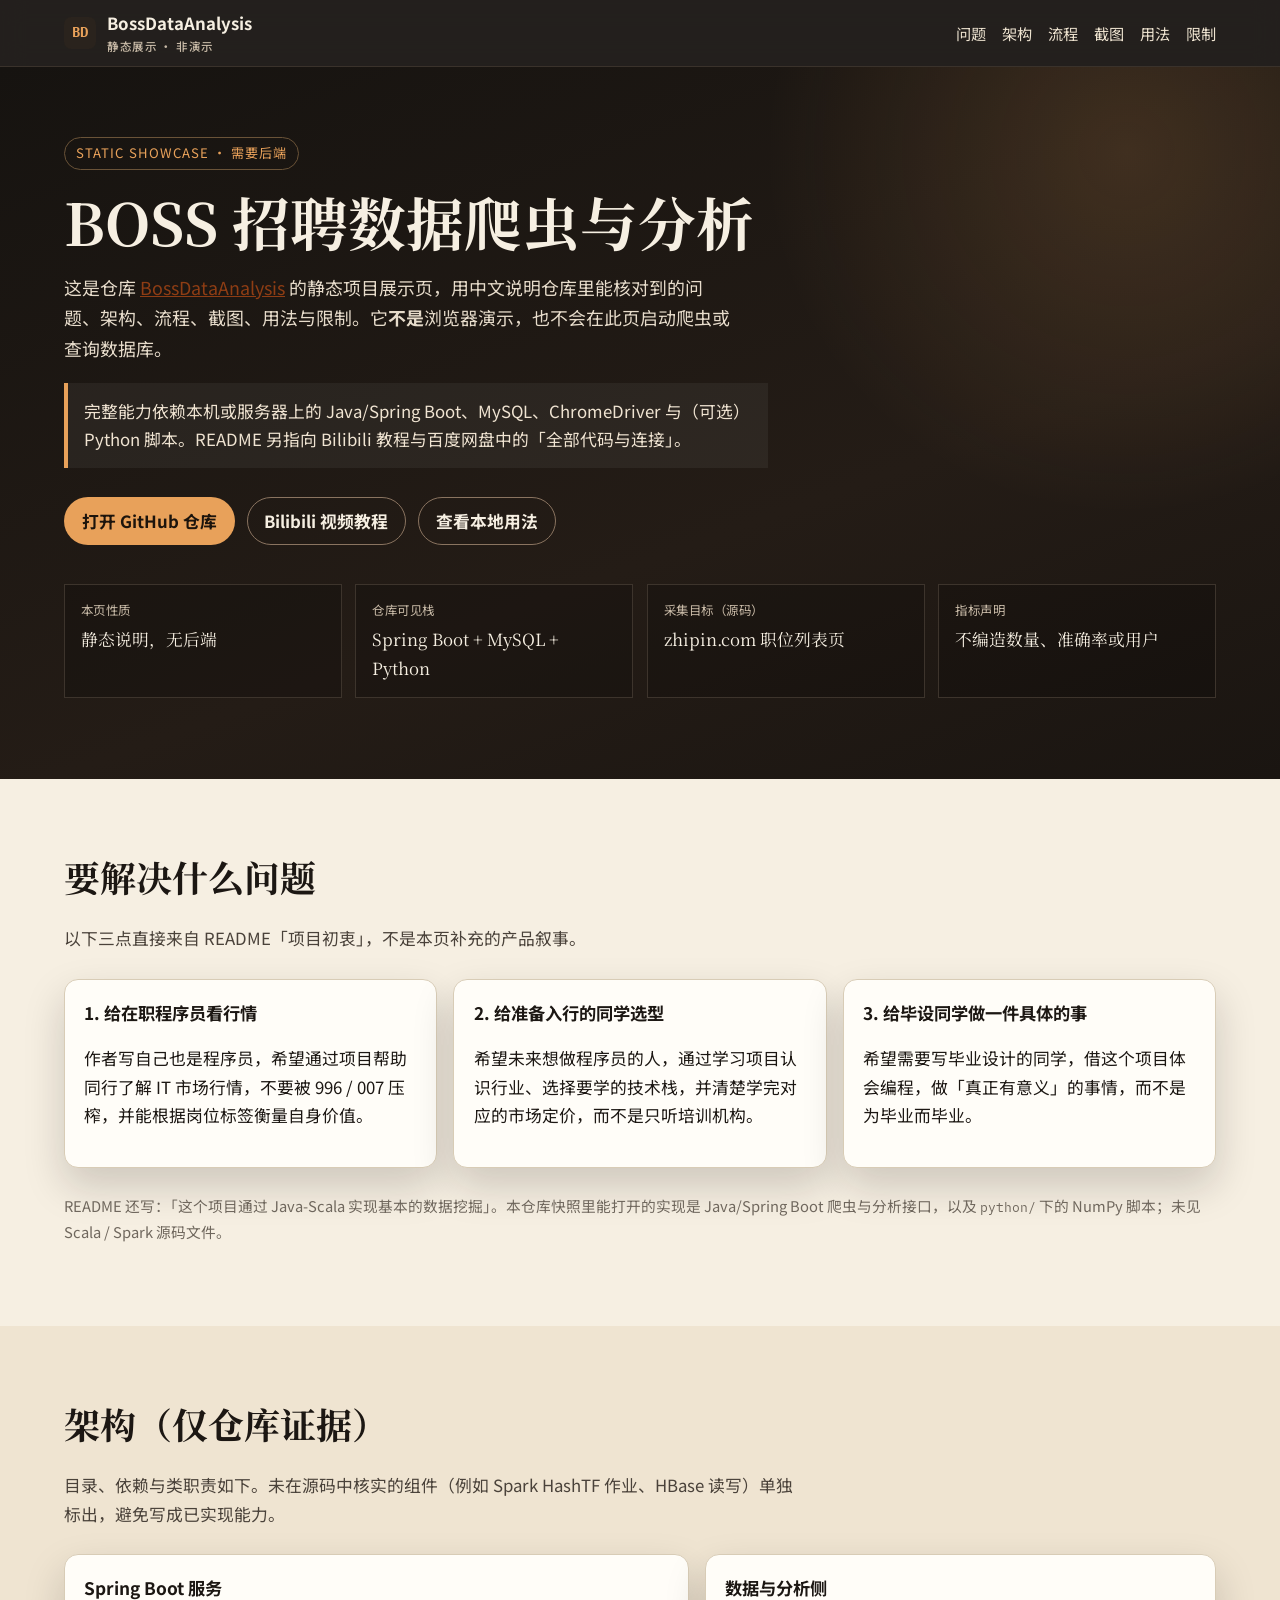
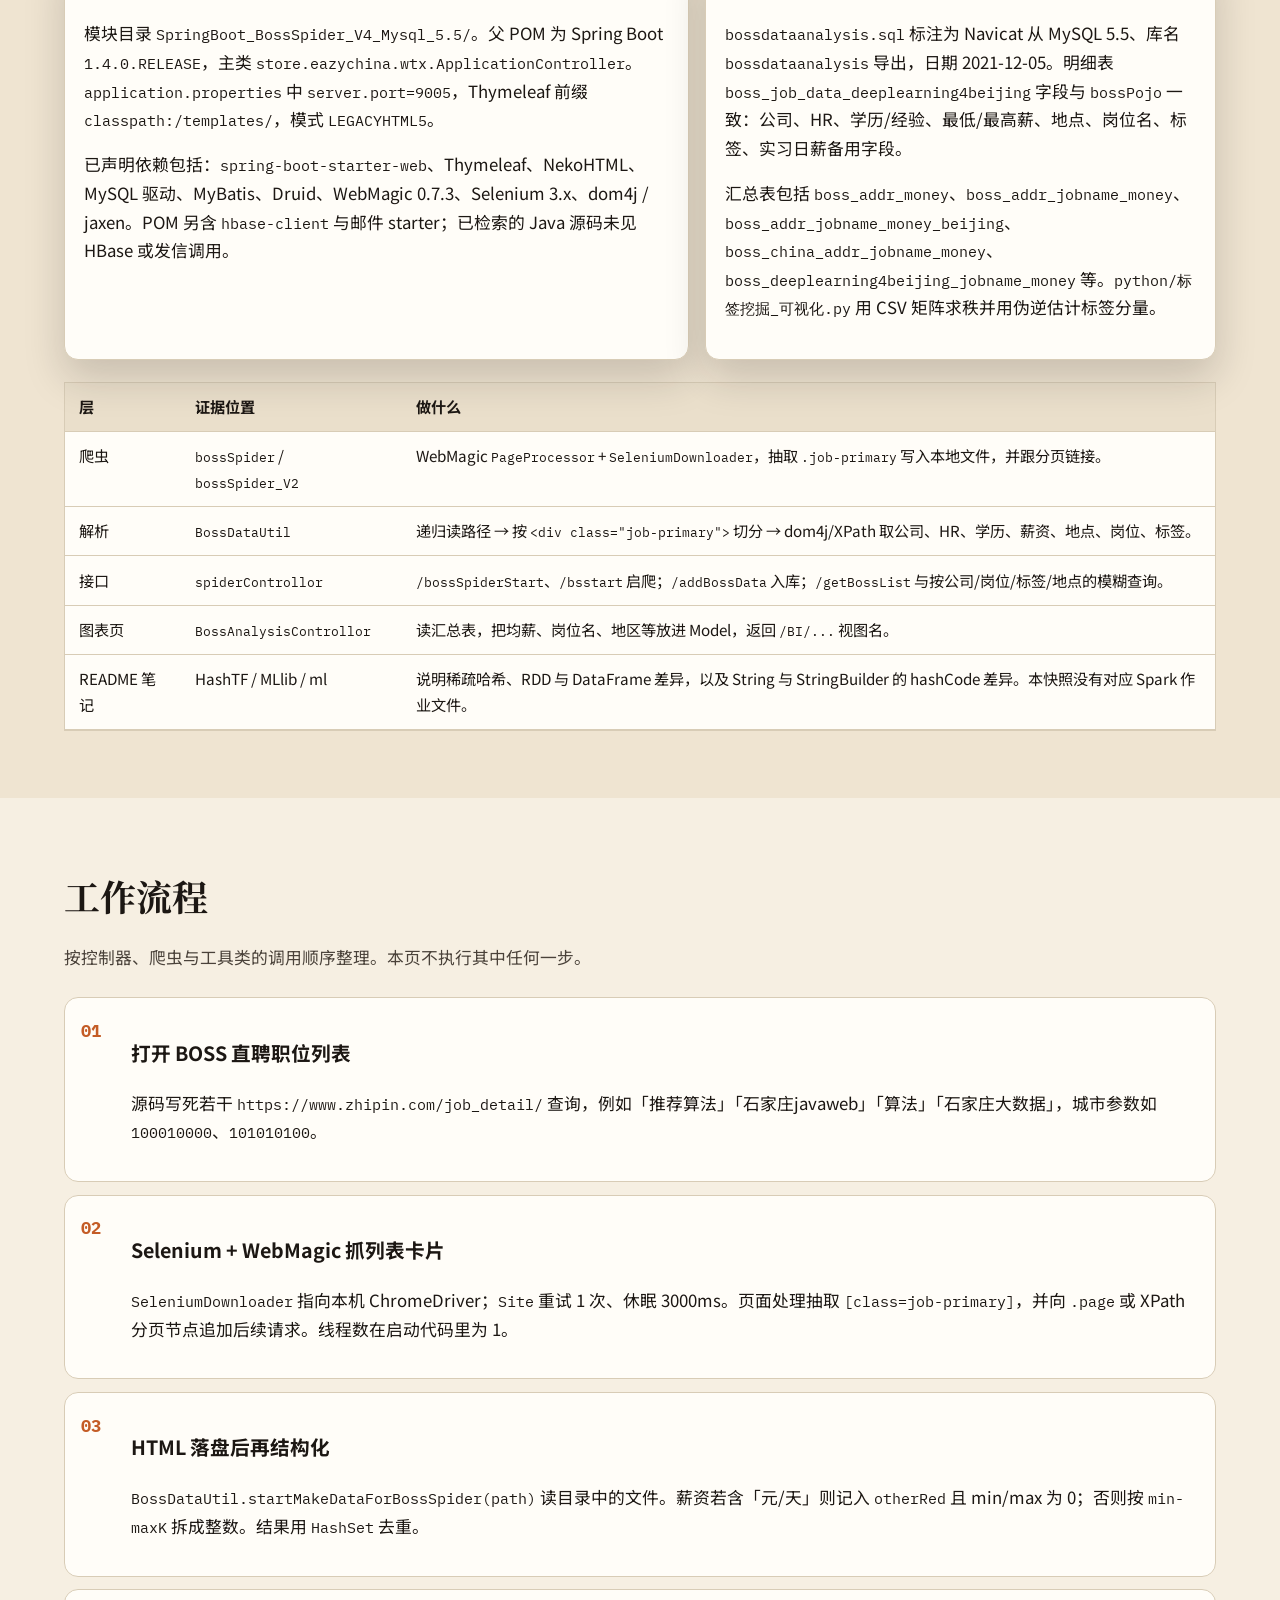
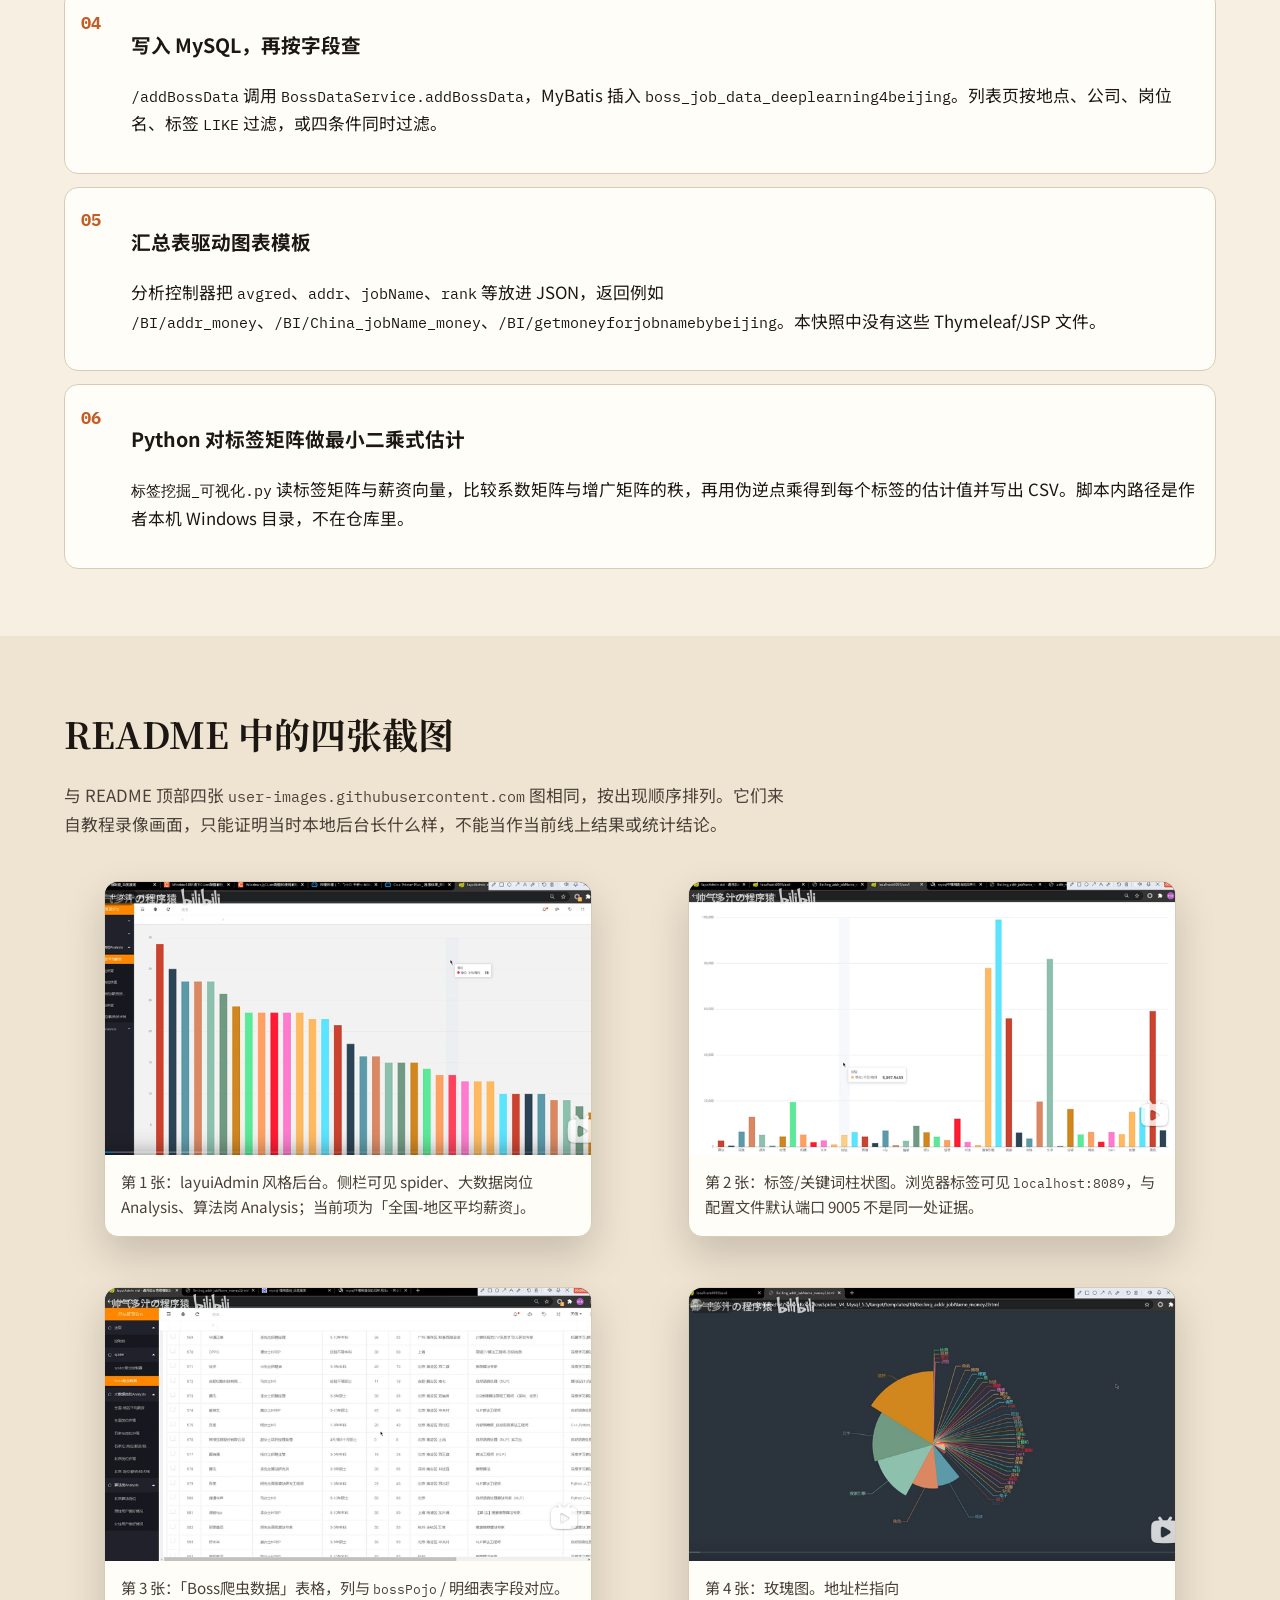
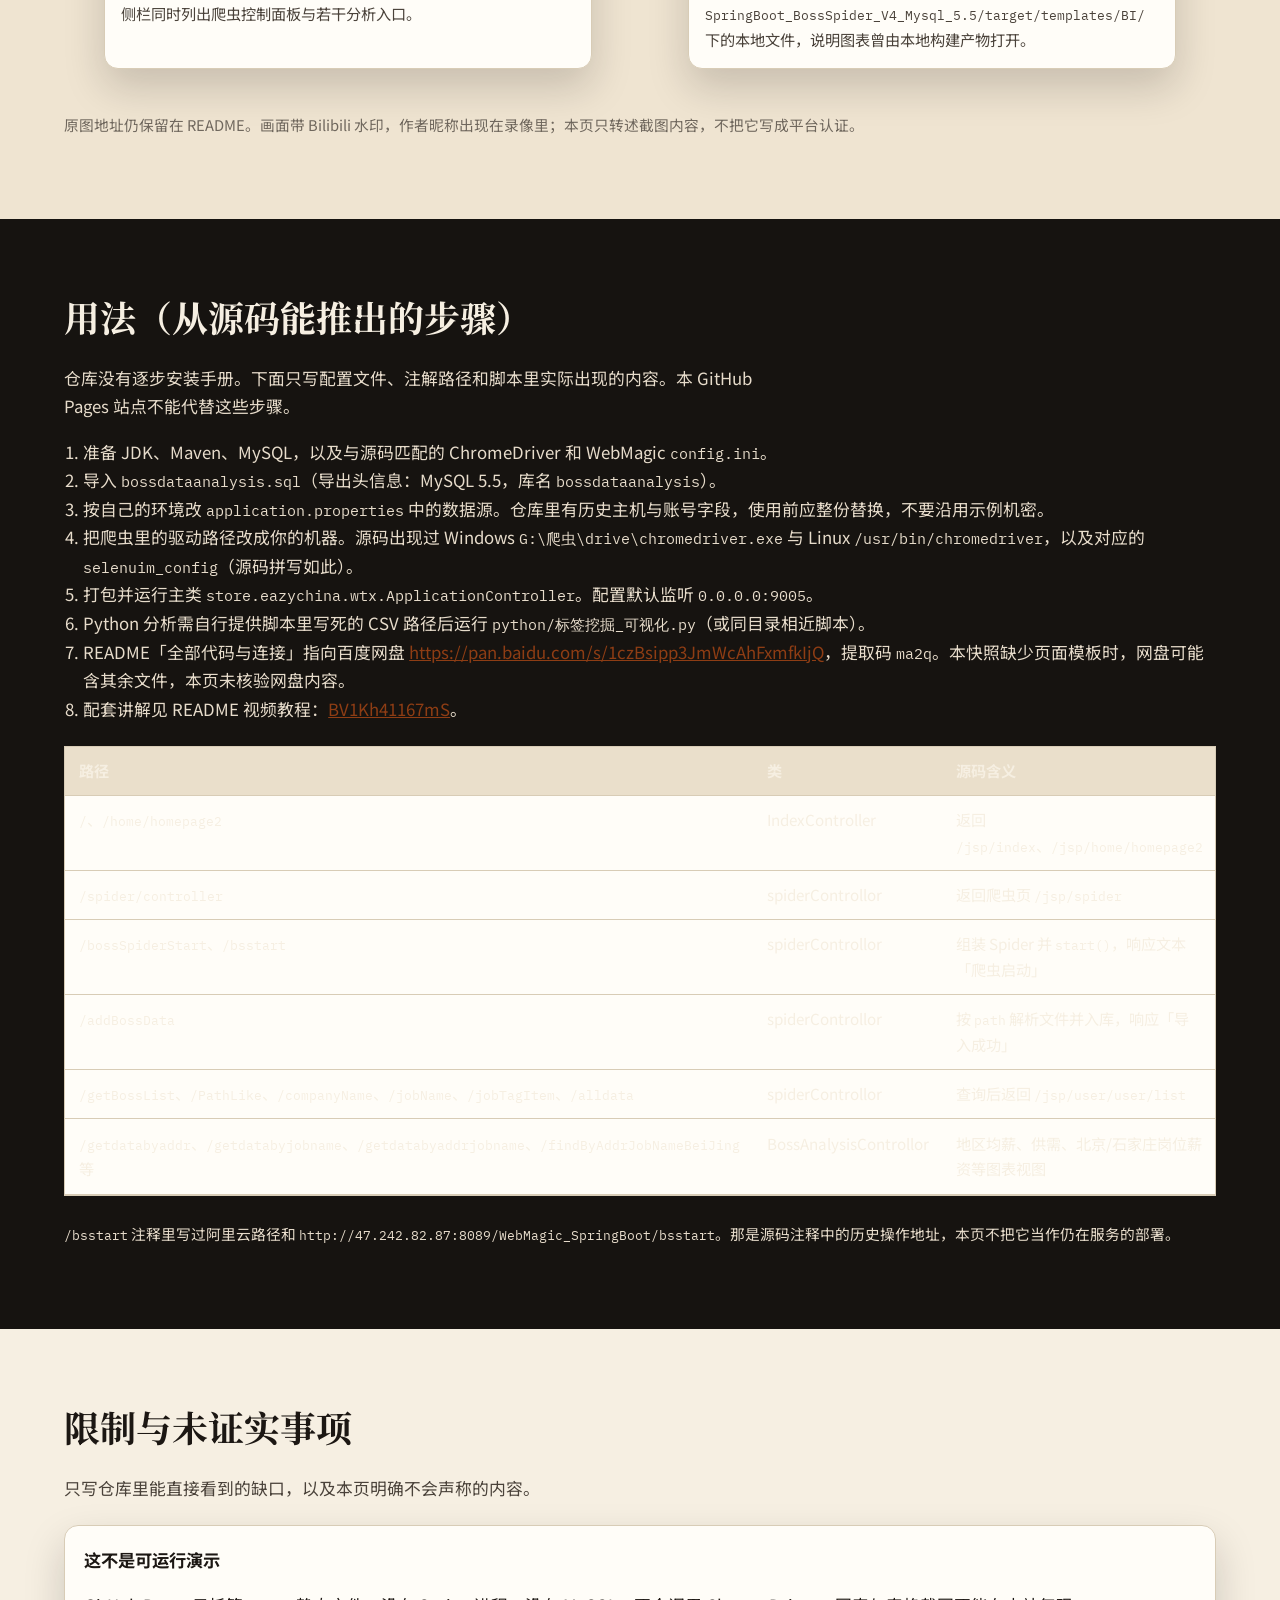
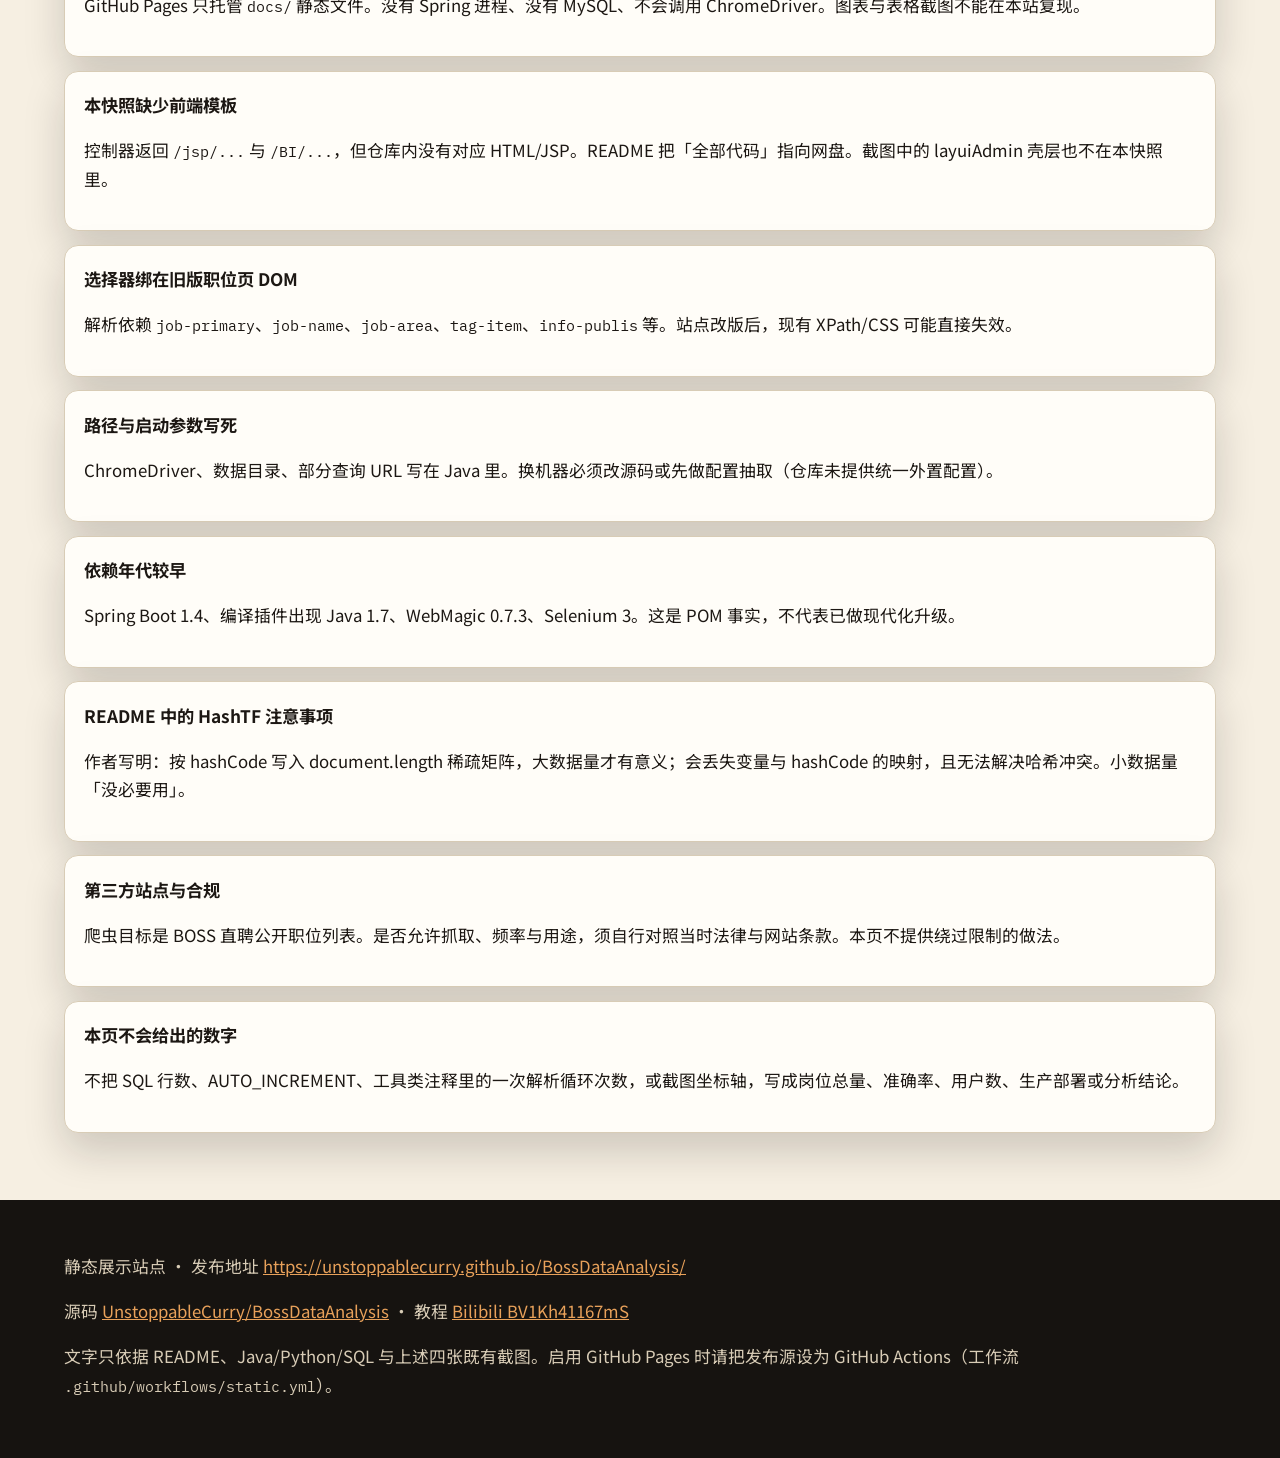
<file: docs/index.html>
<!DOCTYPE html>
<html lang="zh-CN">
<head>
  <meta charset="utf-8">
  <meta name="viewport" content="width=device-width, initial-scale=1">
  <title>BossDataAnalysis 静态展示｜BOSS 招聘数据爬虫与分析</title>
  <meta name="description" content="BossDataAnalysis 的静态项目展示页。依据 README 与仓库源码说明问题、架构、流程、截图、用法与限制。本页不是可运行演示，完整功能需要 Spring Boot、MySQL 与 ChromeDriver。">
  <meta name="robots" content="index,follow">
  <meta name="theme-color" content="#161310">
  <link rel="canonical" href="https://unstoppablecurry.github.io/BossDataAnalysis/">
  <link rel="icon" href="favicon.svg" type="image/svg+xml">
  <link rel="manifest" href="site.webmanifest">
  <meta property="og:type" content="website">
  <meta property="og:locale" content="zh_CN">
  <meta property="og:title" content="BossDataAnalysis 静态展示｜BOSS 招聘数据爬虫与分析">
  <meta property="og:description" content="静态项目展示，不是浏览器演示。依据 README 与源码整理问题、架构、流程、截图、用法与限制。">
  <meta property="og:url" content="https://unstoppablecurry.github.io/BossDataAnalysis/">
  <meta property="og:image" content="https://unstoppablecurry.github.io/BossDataAnalysis/assets/screenshots/readme-01-region-salary.png">
  <meta name="twitter:card" content="summary_large_image">
  <meta name="twitter:title" content="BossDataAnalysis 静态展示">
  <meta name="twitter:description" content="Java/Spring 招聘数据爬虫与分析仓库的静态说明页，不是可运行演示。">
  <meta name="twitter:image" content="https://unstoppablecurry.github.io/BossDataAnalysis/assets/screenshots/readme-01-region-salary.png">
  <link rel="preconnect" href="https://fonts.googleapis.com">
  <link rel="preconnect" href="https://fonts.gstatic.com" crossorigin>
  <link href="https://fonts.googleapis.com/css2?family=IBM+Plex+Mono:wght@400;600&family=IBM+Plex+Sans:wght@400;600;700&family=Noto+Sans+SC:wght@400;500;700&family=Noto+Serif+SC:wght@600;700&display=swap" rel="stylesheet">
  <link rel="stylesheet" href="styles.css">
  <script type="application/ld+json">
  {
    "@context": "https://schema.org",
    "@type": "SoftwareSourceCode",
    "name": "BossDataAnalysis",
    "description": "基于仓库 README 与源码的静态项目展示。Java/Spring Boot 爬取 BOSS 直聘职位页，写入 MySQL，并提供查询与图表页；另有 Python 标签挖掘脚本。本 GitHub Pages 站点不运行后端。",
    "codeRepository": "https://github.com/UnstoppableCurry/BossDataAnalysis",
    "programmingLanguage": ["Java", "Python", "SQL"],
    "runtimePlatform": "Spring Boot",
    "inLanguage": "zh-CN",
    "url": "https://unstoppablecurry.github.io/BossDataAnalysis/",
    "isAccessibleForFree": true
  }
  </script>
</head>
<body>
  <a class="skip-link" href="#main">跳到主要内容</a>
  <header class="site-header">
    <div class="header-inner">
      <a class="brand" href="#top">
        <span class="brand-mark" aria-hidden="true">BD</span>
        <span class="brand-text">BossDataAnalysis<small>静态展示 · 非演示</small></span>
      </a>
      <button class="nav-toggle" type="button" aria-controls="site-nav" aria-expanded="false">菜单</button>
      <nav class="site-nav" id="site-nav" aria-label="页面章节">
        <ul>
          <li><a href="#problem">问题</a></li>
          <li><a href="#architecture">架构</a></li>
          <li><a href="#workflow">流程</a></li>
          <li><a href="#screenshots">截图</a></li>
          <li><a href="#usage">用法</a></li>
          <li><a href="#limits">限制</a></li>
        </ul>
      </nav>
    </div>
  </header>

  <main id="main">
    <section class="hero" id="top">
      <div class="wrap">
        <p class="hero-kicker">Static showcase · 需要后端</p>
        <h1>BOSS 招聘数据爬虫与分析</h1>
        <p class="lede">这是仓库 <a href="https://github.com/UnstoppableCurry/BossDataAnalysis">BossDataAnalysis</a> 的静态项目展示页，用中文说明仓库里能核对到的问题、架构、流程、截图、用法与限制。它<b>不是</b>浏览器演示，也不会在此页启动爬虫或查询数据库。</p>
        <p class="hero-note">完整能力依赖本机或服务器上的 Java/Spring Boot、MySQL、ChromeDriver 与（可选）Python 脚本。README 另指向 Bilibili 教程与百度网盘中的「全部代码与连接」。</p>
        <div class="actions">
          <a class="btn btn-primary" href="https://github.com/UnstoppableCurry/BossDataAnalysis">打开 GitHub 仓库</a>
          <a class="btn btn-ghost" href="https://www.bilibili.com/video/BV1Kh41167mS?p=1&amp;vd_source=291a370896a189f23083e981b5fb49b5">Bilibili 视频教程</a>
          <a class="btn btn-ghost" href="#usage">查看本地用法</a>
        </div>
        <dl class="facts">
          <div class="fact">
            <dt>本页性质</dt>
            <dd>静态说明，无后端</dd>
          </div>
          <div class="fact">
            <dt>仓库可见栈</dt>
            <dd>Spring Boot + MySQL + Python</dd>
          </div>
          <div class="fact">
            <dt>采集目标（源码）</dt>
            <dd>zhipin.com 职位列表页</dd>
          </div>
          <div class="fact">
            <dt>指标声明</dt>
            <dd>不编造数量、准确率或用户</dd>
          </div>
        </dl>
      </div>
    </section>

    <section class="section" id="problem" aria-labelledby="problem-title">
      <div class="wrap">
        <h2 id="problem-title">要解决什么问题</h2>
        <p class="section-lead">以下三点直接来自 README「项目初衷」，不是本页补充的产品叙事。</p>
        <div class="grid-3">
          <article class="card">
            <h3>1. 给在职程序员看行情</h3>
            <p>作者写自己也是程序员，希望通过项目帮助同行了解 IT 市场行情，不要被 996 / 007 压榨，并能根据岗位标签衡量自身价值。</p>
          </article>
          <article class="card">
            <h3>2. 给准备入行的同学选型</h3>
            <p>希望未来想做程序员的人，通过学习项目认识行业、选择要学的技术栈，并清楚学完对应的市场定价，而不是只听培训机构。</p>
          </article>
          <article class="card">
            <h3>3. 给毕设同学做一件具体的事</h3>
            <p>希望需要写毕业设计的同学，借这个项目体会编程，做「真正有意义」的事情，而不是为毕业而毕业。</p>
          </article>
        </div>
        <p class="cite">README 还写：「这个项目通过 Java-Scala 实现基本的数据挖掘」。本仓库快照里能打开的实现是 Java/Spring Boot 爬虫与分析接口，以及 <code>python/</code> 下的 NumPy 脚本；未见 Scala / Spark 源码文件。</p>
      </div>
    </section>

    <section class="section alt" id="architecture" aria-labelledby="arch-title">
      <div class="wrap">
        <h2 id="arch-title">架构（仅仓库证据）</h2>
        <p class="section-lead">目录、依赖与类职责如下。未在源码中核实的组件（例如 Spark HashTF 作业、HBase 读写）单独标出，避免写成已实现能力。</p>
        <div class="grid-2">
          <article class="card">
            <h3>Spring Boot 服务</h3>
            <p>模块目录 <code>SpringBoot_BossSpider_V4_Mysql_5.5/</code>。父 POM 为 Spring Boot <code>1.4.0.RELEASE</code>，主类 <code>store.eazychina.wtx.ApplicationController</code>。<code>application.properties</code> 中 <code>server.port=9005</code>，Thymeleaf 前缀 <code>classpath:/templates/</code>，模式 <code>LEGACYHTML5</code>。</p>
            <p>已声明依赖包括：<code>spring-boot-starter-web</code>、Thymeleaf、NekoHTML、MySQL 驱动、MyBatis、Druid、WebMagic 0.7.3、Selenium 3.x、dom4j / jaxen。POM 另含 <code>hbase-client</code> 与邮件 starter；已检索的 Java 源码未见 HBase 或发信调用。</p>
          </article>
          <article class="card">
            <h3>数据与分析侧</h3>
            <p><code>bossdataanalysis.sql</code> 标注为 Navicat 从 MySQL 5.5、库名 <code>bossdataanalysis</code> 导出，日期 2021-12-05。明细表 <code>boss_job_data_deeplearning4beijing</code> 字段与 <code>bossPojo</code> 一致：公司、HR、学历/经验、最低/最高薪、地点、岗位名、标签、实习日薪备用字段。</p>
            <p>汇总表包括 <code>boss_addr_money</code>、<code>boss_addr_jobname_money</code>、<code>boss_addr_jobname_money_beijing</code>、<code>boss_china_addr_jobname_money</code>、<code>boss_deeplearning4beijing_jobname_money</code> 等。<code>python/标签挖掘_可视化.py</code> 用 CSV 矩阵求秩并用伪逆估计标签分量。</p>
          </article>
        </div>
        <div class="table-wrap" role="region" aria-label="源码中的主要类型" tabindex="0">
          <table>
            <caption class="visually-hidden">仓库内可见的主要 Java 类型</caption>
            <thead>
              <tr>
                <th scope="col">层</th>
                <th scope="col">证据位置</th>
                <th scope="col">做什么</th>
              </tr>
            </thead>
            <tbody>
              <tr>
                <td>爬虫</td>
                <td><code>bossSpider</code> / <code>bossSpider_V2</code></td>
                <td>WebMagic <code>PageProcessor</code> + <code>SeleniumDownloader</code>，抽取 <code>.job-primary</code> 写入本地文件，并跟分页链接。</td>
              </tr>
              <tr>
                <td>解析</td>
                <td><code>BossDataUtil</code></td>
                <td>递归读路径 → 按 <code>&lt;div class="job-primary"&gt;</code> 切分 → dom4j/XPath 取公司、HR、学历、薪资、地点、岗位、标签。</td>
              </tr>
              <tr>
                <td>接口</td>
                <td><code>spiderControllor</code></td>
                <td><code>/bossSpiderStart</code>、<code>/bsstart</code> 启爬；<code>/addBossData</code> 入库；<code>/getBossList</code> 与按公司/岗位/标签/地点的模糊查询。</td>
              </tr>
              <tr>
                <td>图表页</td>
                <td><code>BossAnalysisControllor</code></td>
                <td>读汇总表，把均薪、岗位名、地区等放进 Model，返回 <code>/BI/...</code> 视图名。</td>
              </tr>
              <tr>
                <td>README 笔记</td>
                <td>HashTF / MLlib / ml</td>
                <td>说明稀疏哈希、RDD 与 DataFrame 差异，以及 String 与 StringBuilder 的 hashCode 差异。本快照没有对应 Spark 作业文件。</td>
              </tr>
            </tbody>
          </table>
        </div>
      </div>
    </section>

    <section class="section" id="workflow" aria-labelledby="flow-title">
      <div class="wrap">
        <h2 id="flow-title">工作流程</h2>
        <p class="section-lead">按控制器、爬虫与工具类的调用顺序整理。本页不执行其中任何一步。</p>
        <ol class="flow">
          <li>
            <h3>打开 BOSS 直聘职位列表</h3>
            <p>源码写死若干 <code>https://www.zhipin.com/job_detail/</code> 查询，例如「推荐算法」「石家庄javaweb」「算法」「石家庄大数据」，城市参数如 <code>100010000</code>、<code>101010100</code>。</p>
          </li>
          <li>
            <h3>Selenium + WebMagic 抓列表卡片</h3>
            <p><code>SeleniumDownloader</code> 指向本机 ChromeDriver；<code>Site</code> 重试 1 次、休眠 3000ms。页面处理抽取 <code>[class=job-primary]</code>，并向 <code>.page</code> 或 XPath 分页节点追加后续请求。线程数在启动代码里为 1。</p>
          </li>
          <li>
            <h3>HTML 落盘后再结构化</h3>
            <p><code>BossDataUtil.startMakeDataForBossSpider(path)</code> 读目录中的文件。薪资若含「元/天」则记入 <code>otherRed</code> 且 min/max 为 0；否则按 <code>min-maxK</code> 拆成整数。结果用 <code>HashSet</code> 去重。</p>
          </li>
          <li>
            <h3>写入 MySQL，再按字段查</h3>
            <p><code>/addBossData</code> 调用 <code>BossDataService.addBossData</code>，MyBatis 插入 <code>boss_job_data_deeplearning4beijing</code>。列表页按地点、公司、岗位名、标签 <code>LIKE</code> 过滤，或四条件同时过滤。</p>
          </li>
          <li>
            <h3>汇总表驱动图表模板</h3>
            <p>分析控制器把 <code>avgred</code>、<code>addr</code>、<code>jobName</code>、<code>rank</code> 等放进 JSON，返回例如 <code>/BI/addr_money</code>、<code>/BI/China_jobName_money</code>、<code>/BI/getmoneyforjobnamebybeijing</code>。本快照中没有这些 Thymeleaf/JSP 文件。</p>
          </li>
          <li>
            <h3>Python 对标签矩阵做最小二乘式估计</h3>
            <p><code>标签挖掘_可视化.py</code> 读标签矩阵与薪资向量，比较系数矩阵与增广矩阵的秩，再用伪逆点乘得到每个标签的估计值并写出 CSV。脚本内路径是作者本机 Windows 目录，不在仓库里。</p>
          </li>
        </ol>
      </div>
    </section>

    <section class="section alt" id="screenshots" aria-labelledby="shots-title">
      <div class="wrap">
        <h2 id="shots-title">README 中的四张截图</h2>
        <p class="section-lead">与 README 顶部四张 <code>user-images.githubusercontent.com</code> 图相同，按出现顺序排列。它们来自教程录像画面，只能证明当时本地后台长什么样，不能当作当前线上结果或统计结论。</p>
        <div class="shots">
          <figure class="shot">
            <button type="button" data-lightbox data-caption="README 第 1 张：后台「全国-地区平均薪资」柱状图。">
              <img src="assets/screenshots/readme-01-region-salary.png" alt="教程录像中的管理后台，侧栏展开大数据岗位分析，主区是全国地区平均薪资柱状图，悬停提示通化 13（单位千元/每月）。" width="1504" height="793">
            </button>
            <figcaption>第 1 张：layuiAdmin 风格后台。侧栏可见 spider、大数据岗位 Analysis、算法岗 Analysis；当前项为「全国-地区平均薪资」。</figcaption>
          </figure>
          <figure class="shot">
            <button type="button" data-lightbox data-caption="README 第 2 张：关键词柱状图。">
              <img src="assets/screenshots/readme-02-tag-bars.png" alt="关键词柱状图，横轴为算法、深度、语言、处理等标签，悬停在「经验」上显示单位千元/每月及一个小数数值。浏览器标签可见 localhost:8089。" width="1506" height="860">
            </button>
            <figcaption>第 2 张：标签/关键词柱状图。浏览器标签可见 <code>localhost:8089</code>，与配置文件默认端口 9005 不是同一处证据。</figcaption>
          </figure>
          <figure class="shot">
            <button type="button" data-lightbox data-caption="README 第 3 张：Boss 爬虫数据表格。">
              <img src="assets/screenshots/readme-03-job-table.png" alt="Boss爬虫数据表格页，列包括公司、HR、经验学历、最低最高薪、地点、岗位名称和标签，行中可见 OPPO、快手、腾讯等公司名。">
            </button>
            <figcaption>第 3 张：「Boss爬虫数据」表格，列与 <code>bossPojo</code> / 明细表字段对应。侧栏同时列出爬虫控制面板与若干分析入口。</figcaption>
          </figure>
          <figure class="shot">
            <button type="button" data-lightbox data-caption="README 第 4 张：南丁格尔玫瑰图。">
              <img src="assets/screenshots/readme-04-rose-chart.png" alt="深色背景的南丁格尔玫瑰图，扇区标注监控、文字、搜索引擎等中文标签。地址栏指向 SpringBoot 项目 target/templates/BI 下的本地 HTML。">
            </button>
            <figcaption>第 4 张：玫瑰图。地址栏指向 <code>SpringBoot_BossSpider_V4_Mysql_5.5/target/templates/BI/</code> 下的本地文件，说明图表曾由本地构建产物打开。</figcaption>
          </figure>
        </div>
        <p class="cite">原图地址仍保留在 README。画面带 Bilibili 水印，作者昵称出现在录像里；本页只转述截图内容，不把它写成平台认证。</p>
      </div>
    </section>

    <section class="section dark" id="usage" aria-labelledby="usage-title">
      <div class="wrap">
        <h2 id="usage-title">用法（从源码能推出的步骤）</h2>
        <p class="section-lead">仓库没有逐步安装手册。下面只写配置文件、注解路径和脚本里实际出现的内容。本 GitHub Pages 站点不能代替这些步骤。</p>
        <ol class="usage-list">
          <li>准备 JDK、Maven、MySQL，以及与源码匹配的 ChromeDriver 和 WebMagic <code>config.ini</code>。</li>
          <li>导入 <code>bossdataanalysis.sql</code>（导出头信息：MySQL 5.5，库名 <code>bossdataanalysis</code>）。</li>
          <li>按自己的环境改 <code>application.properties</code> 中的数据源。仓库里有历史主机与账号字段，使用前应整份替换，不要沿用示例机密。</li>
          <li>把爬虫里的驱动路径改成你的机器。源码出现过 Windows <code>G:\爬虫\drive\chromedriver.exe</code> 与 Linux <code>/usr/bin/chromedriver</code>，以及对应的 <code>selenuim_config</code>（源码拼写如此）。</li>
          <li>打包并运行主类 <code>store.eazychina.wtx.ApplicationController</code>。配置默认监听 <code>0.0.0.0:9005</code>。</li>
          <li>Python 分析需自行提供脚本里写死的 CSV 路径后运行 <code>python/标签挖掘_可视化.py</code>（或同目录相近脚本）。</li>
          <li>README「全部代码与连接」指向百度网盘 <a href="https://pan.baidu.com/s/1czBsipp3JmWcAhFxmfkIjQ">https://pan.baidu.com/s/1czBsipp3JmWcAhFxmfkIjQ</a>，提取码 <code>ma2q</code>。本快照缺少页面模板时，网盘可能含其余文件，本页未核验网盘内容。</li>
          <li>配套讲解见 README 视频教程：<a href="https://www.bilibili.com/video/BV1Kh41167mS?p=1&amp;vd_source=291a370896a189f23083e981b5fb49b5">BV1Kh41167mS</a>。</li>
        </ol>
        <div class="table-wrap" role="region" aria-label="源码中的 HTTP 路径" tabindex="0">
          <table>
            <caption class="visually-hidden">RequestMapping 一览</caption>
            <thead>
              <tr>
                <th scope="col">路径</th>
                <th scope="col">类</th>
                <th scope="col">源码含义</th>
              </tr>
            </thead>
            <tbody>
              <tr>
                <td><code>/</code>、<code>/home/homepage2</code></td>
                <td>IndexController</td>
                <td>返回 <code>/jsp/index</code>、<code>/jsp/home/homepage2</code></td>
              </tr>
              <tr>
                <td><code>/spider/controller</code></td>
                <td>spiderControllor</td>
                <td>返回爬虫页 <code>/jsp/spider</code></td>
              </tr>
              <tr>
                <td><code>/bossSpiderStart</code>、<code>/bsstart</code></td>
                <td>spiderControllor</td>
                <td>组装 Spider 并 <code>start()</code>，响应文本「爬虫启动」</td>
              </tr>
              <tr>
                <td><code>/addBossData</code></td>
                <td>spiderControllor</td>
                <td>按 <code>path</code> 解析文件并入库，响应「导入成功」</td>
              </tr>
              <tr>
                <td><code>/getBossList</code>、<code>/PathLike</code>、<code>/companyName</code>、<code>/jobName</code>、<code>/jobTagItem</code>、<code>/alldata</code></td>
                <td>spiderControllor</td>
                <td>查询后返回 <code>/jsp/user/user/list</code></td>
              </tr>
              <tr>
                <td><code>/getdatabyaddr</code>、<code>/getdatabyjobname</code>、<code>/getdatabyaddrjobname</code>、<code>/findByAddrJobNameBeiJing</code> 等</td>
                <td>BossAnalysisControllor</td>
                <td>地区均薪、供需、北京/石家庄岗位薪资等图表视图</td>
              </tr>
            </tbody>
          </table>
        </div>
        <p class="cite"><code>/bsstart</code> 注释里写过阿里云路径和 <code>http://47.242.82.87:8089/WebMagic_SpringBoot/bsstart</code>。那是源码注释中的历史操作地址，本页不把它当作仍在服务的部署。</p>
      </div>
    </section>

    <section class="section" id="limits" aria-labelledby="limits-title">
      <div class="wrap">
        <h2 id="limits-title">限制与未证实事项</h2>
        <p class="section-lead">只写仓库里能直接看到的缺口，以及本页明确不会声称的内容。</p>
        <div class="limits">
          <article class="limit">
            <h3>这不是可运行演示</h3>
            <p>GitHub Pages 只托管 <code>docs/</code> 静态文件。没有 Spring 进程、没有 MySQL、不会调用 ChromeDriver。图表与表格截图不能在本站复现。</p>
          </article>
          <article class="limit">
            <h3>本快照缺少前端模板</h3>
            <p>控制器返回 <code>/jsp/...</code> 与 <code>/BI/...</code>，但仓库内没有对应 HTML/JSP。README 把「全部代码」指向网盘。截图中的 layuiAdmin 壳层也不在本快照里。</p>
          </article>
          <article class="limit">
            <h3>选择器绑在旧版职位页 DOM</h3>
            <p>解析依赖 <code>job-primary</code>、<code>job-name</code>、<code>job-area</code>、<code>tag-item</code>、<code>info-publis</code> 等。站点改版后，现有 XPath/CSS 可能直接失效。</p>
          </article>
          <article class="limit">
            <h3>路径与启动参数写死</h3>
            <p>ChromeDriver、数据目录、部分查询 URL 写在 Java 里。换机器必须改源码或先做配置抽取（仓库未提供统一外置配置）。</p>
          </article>
          <article class="limit">
            <h3>依赖年代较早</h3>
            <p>Spring Boot 1.4、编译插件出现 Java 1.7、WebMagic 0.7.3、Selenium 3。这是 POM 事实，不代表已做现代化升级。</p>
          </article>
          <article class="limit">
            <h3>README 中的 HashTF 注意事项</h3>
            <p>作者写明：按 hashCode 写入 document.length 稀疏矩阵，大数据量才有意义；会丢失变量与 hashCode 的映射，且无法解决哈希冲突。小数据量「没必要用」。</p>
          </article>
          <article class="limit">
            <h3>第三方站点与合规</h3>
            <p>爬虫目标是 BOSS 直聘公开职位列表。是否允许抓取、频率与用途，须自行对照当时法律与网站条款。本页不提供绕过限制的做法。</p>
          </article>
          <article class="limit">
            <h3>本页不会给出的数字</h3>
            <p>不把 SQL 行数、AUTO_INCREMENT、工具类注释里的一次解析循环次数，或截图坐标轴，写成岗位总量、准确率、用户数、生产部署或分析结论。</p>
          </article>
        </div>
      </div>
    </section>
  </main>

  <footer class="site-footer">
    <div class="wrap">
      <p>静态展示站点 · 发布地址 <a href="https://unstoppablecurry.github.io/BossDataAnalysis/">https://unstoppablecurry.github.io/BossDataAnalysis/</a></p>
      <p>源码 <a href="https://github.com/UnstoppableCurry/BossDataAnalysis">UnstoppableCurry/BossDataAnalysis</a> · 教程 <a href="https://www.bilibili.com/video/BV1Kh41167mS?p=1&amp;vd_source=291a370896a189f23083e981b5fb49b5">Bilibili BV1Kh41167mS</a></p>
      <p>文字只依据 README、Java/Python/SQL 与上述四张既有截图。启用 GitHub Pages 时请把发布源设为 GitHub Actions（工作流 <code>.github/workflows/static.yml</code>）。</p>
    </div>
  </footer>

  <div class="lightbox" id="lightbox" aria-hidden="true" role="dialog" aria-modal="true" aria-label="放大截图">
    <button class="lightbox-close" type="button">关闭</button>
    <img id="lightbox-image" alt="放大后的 README 截图">
    <p class="lightbox-caption" id="lightbox-caption"></p>
  </div>
  <script src="app.js"></script>
</body>
</html>
</file>
<file: docs/styles.css>
:root {
  --bg: #161310;
  --bg-soft: #211c18;
  --paper: #f6efe2;
  --paper-2: #efe4d1;
  --ink: #1c1713;
  --ink-soft: #4a423a;
  --muted: #6f675d;
  --line: #d8ccb6;
  --line-dark: #3a322b;
  --accent: #c45c26;
  --accent-deep: #8e3d14;
  --gold: #e8a15a;
  --ok: #2f6b4f;
  --focus: #1d6fd8;
  --shadow: 0 18px 40px rgba(22, 19, 16, 0.18);
  --radius: 18px;
  --max: 72rem;
  --font: "Noto Sans SC", "IBM Plex Sans", "PingFang SC", "Hiragino Sans GB", sans-serif;
  --serif: "Noto Serif SC", "Songti SC", "SimSun", serif;
  --mono: "IBM Plex Mono", "SFMono-Regular", ui-monospace, monospace;
}

*,
*::before,
*::after {
  box-sizing: border-box;
}

html {
  scroll-behavior: smooth;
}

html:focus-within {
  scroll-behavior: smooth;
}

body {
  margin: 0;
  color: var(--ink);
  background: var(--paper);
  font-family: var(--font);
  font-size: 1.05rem;
  line-height: 1.7;
}

img {
  max-width: 100%;
  height: auto;
}

a {
  color: var(--accent-deep);
}

a:hover {
  color: var(--accent);
}

:focus-visible {
  outline: 3px solid var(--focus);
  outline-offset: 3px;
}

.skip-link {
  position: absolute;
  left: 1rem;
  top: -4rem;
  z-index: 80;
  padding: 0.6rem 0.9rem;
  background: var(--gold);
  color: var(--ink);
  font-weight: 700;
  text-decoration: none;
}

.skip-link:focus {
  top: 1rem;
}

.site-header {
  position: sticky;
  top: 0;
  z-index: 40;
  background: rgba(22, 19, 16, 0.94);
  color: var(--paper);
  backdrop-filter: blur(12px);
  border-bottom: 1px solid var(--line-dark);
}

.header-inner,
.wrap {
  width: min(var(--max), calc(100% - 2rem));
  margin-inline: auto;
}

.header-inner {
  display: flex;
  align-items: center;
  justify-content: space-between;
  gap: 1rem;
  min-height: 4.1rem;
}

.brand {
  display: flex;
  align-items: center;
  gap: 0.7rem;
  color: inherit;
  text-decoration: none;
  font-weight: 700;
}

.brand-mark {
  display: grid;
  place-items: center;
  width: 2rem;
  height: 2rem;
  border-radius: 0.45rem;
  background: #2a231d;
  color: var(--gold);
  font-family: var(--mono);
  font-size: 0.85rem;
}

.brand-text small {
  display: block;
  color: #c9bba8;
  font-size: 0.72rem;
  font-weight: 500;
  letter-spacing: 0.04em;
}

.nav-toggle {
  display: none;
  border: 1px solid #5a4f44;
  background: transparent;
  color: var(--paper);
  border-radius: 999px;
  padding: 0.4rem 0.8rem;
  font: inherit;
}

.site-nav ul {
  display: flex;
  flex-wrap: wrap;
  gap: 0.35rem 1rem;
  margin: 0;
  padding: 0;
  list-style: none;
}

.site-nav a {
  color: #efe4d1;
  text-decoration: none;
  font-size: 0.95rem;
}

.site-nav a:hover,
.site-nav a[aria-current="page"] {
  color: var(--gold);
}

.hero {
  background:
    radial-gradient(circle at 88% 12%, rgba(232, 161, 90, 0.16), transparent 28%),
    linear-gradient(160deg, #161310 0%, #241c16 62%, #1a1511 100%);
  color: var(--paper);
  padding: 4.4rem 0 4rem;
}

.hero-kicker {
  display: inline-flex;
  align-items: center;
  gap: 0.5rem;
  margin: 0 0 1.1rem;
  padding: 0.28rem 0.7rem;
  border: 1px solid #6a5338;
  border-radius: 999px;
  color: var(--gold);
  font-size: 0.82rem;
  letter-spacing: 0.08em;
  text-transform: uppercase;
}

.hero h1 {
  margin: 0 0 0.8rem;
  font-family: var(--serif);
  font-size: clamp(2.1rem, 5vw, 3.6rem);
  line-height: 1.15;
  font-weight: 700;
}

.lede {
  max-width: 42rem;
  color: #e7dccb;
  font-size: 1.12rem;
}

.hero-note {
  max-width: 44rem;
  margin: 1.2rem 0 0;
  padding: 0.9rem 1rem;
  border-left: 4px solid var(--gold);
  background: rgba(255, 255, 255, 0.05);
  color: #f0e4d2;
}

.actions {
  display: flex;
  flex-wrap: wrap;
  gap: 0.75rem;
  margin-top: 1.8rem;
}

.btn {
  display: inline-flex;
  align-items: center;
  justify-content: center;
  min-height: 2.75rem;
  padding: 0.55rem 1.05rem;
  border-radius: 999px;
  border: 1px solid transparent;
  text-decoration: none;
  font-weight: 700;
}

.btn-primary {
  background: var(--gold);
  color: #1c140c;
}

.btn-primary:hover {
  color: #1c140c;
  filter: brightness(1.05);
}

.btn-ghost {
  border-color: #8a7460;
  color: var(--paper);
}

.btn-ghost:hover {
  color: var(--gold);
}

.facts {
  display: grid;
  grid-template-columns: repeat(4, minmax(0, 1fr));
  gap: 0.85rem;
  margin-top: 2.4rem;
}

.fact {
  padding: 0.95rem 1rem;
  border: 1px solid #3d342c;
  background: rgba(0, 0, 0, 0.18);
}

.fact dt {
  margin: 0;
  color: #c9bba8;
  font-size: 0.78rem;
  letter-spacing: 0.04em;
}

.fact dd {
  margin: 0.25rem 0 0;
  font-family: var(--serif);
  font-size: 1.05rem;
}

.section {
  padding: 4.2rem 0;
}

.section h2 {
  margin: 0 0 0.7rem;
  font-family: var(--serif);
  font-size: clamp(1.7rem, 3vw, 2.25rem);
}

.section-lead {
  max-width: 46rem;
  color: var(--ink-soft);
}

.alt {
  background: var(--paper-2);
}

.dark {
  background: var(--bg);
  color: var(--paper);
}

.dark .section-lead,
.dark p,
.dark li {
  color: #e7dccb;
}

.dark h2,
.dark h3 {
  color: var(--paper);
}

.grid-3,
.grid-2 {
  display: grid;
  gap: 1rem;
  margin-top: 1.6rem;
}

.grid-3 {
  grid-template-columns: repeat(3, minmax(0, 1fr));
}

.grid-2 {
  grid-template-columns: 1.1fr 0.9fr;
}

.card,
.shot,
.limit,
.step {
  background: #fffdf8;
  border: 1px solid var(--line);
  border-radius: 14px;
  box-shadow: var(--shadow);
}

.card,
.limit,
.step {
  padding: 1.15rem 1.2rem 1.25rem;
}

.card h3,
.step h3,
.limit h3 {
  margin: 0 0 0.45rem;
  font-size: 1.08rem;
}

.num {
  display: inline-grid;
  place-items: center;
  width: 1.7rem;
  height: 1.7rem;
  margin-bottom: 0.55rem;
  border-radius: 50%;
  background: var(--bg);
  color: var(--gold);
  font-family: var(--mono);
  font-size: 0.85rem;
}

.flow {
  display: grid;
  gap: 0.8rem;
  margin: 1.6rem 0 0;
  padding: 0;
  list-style: none;
  counter-reset: flow;
}

.flow li {
  position: relative;
  padding: 1.1rem 1.15rem 1.15rem 4.1rem;
  background: #fffdf8;
  border: 1px solid var(--line);
  border-radius: 14px;
}

.flow li::before {
  counter-increment: flow;
  content: counter(flow, decimal-leading-zero);
  position: absolute;
  left: 1rem;
  top: 1.15rem;
  font-family: var(--mono);
  color: var(--accent);
  font-weight: 700;
}

.shots {
  display: grid;
  grid-template-columns: repeat(2, minmax(0, 1fr));
  gap: 1rem;
  margin-top: 1.6rem;
}

.shot {
  overflow: hidden;
  padding: 0;
}

.shot button {
  display: block;
  width: 100%;
  padding: 0;
  border: 0;
  background: #1a1612;
  cursor: zoom-in;
}

.shot img {
  display: block;
  width: 100%;
  aspect-ratio: 16 / 9;
  object-fit: cover;
  object-position: top;
}

.shot figcaption {
  padding: 0.85rem 1rem 1rem;
  color: var(--ink-soft);
  font-size: 0.95rem;
}

.table-wrap {
  overflow-x: auto;
  margin-top: 1.4rem;
  border: 1px solid var(--line);
  background: #fffdf8;
}

table {
  width: 100%;
  border-collapse: collapse;
  font-size: 0.95rem;
}

th,
td {
  padding: 0.7rem 0.85rem;
  text-align: left;
  vertical-align: top;
  border-bottom: 1px solid var(--line);
}

th {
  background: #eadfcb;
  font-weight: 700;
}

code,
.mono {
  font-family: var(--mono);
  font-size: 0.88em;
}

pre {
  overflow-x: auto;
  padding: 0.9rem 1rem;
  background: #1c1713;
  color: #f3ead8;
  border-radius: 10px;
}

.usage-list {
  margin: 1rem 0 0;
  padding-left: 1.2rem;
}

.limits {
  display: grid;
  gap: 0.85rem;
  margin-top: 1.4rem;
}

.cite {
  margin-top: 1.6rem;
  color: var(--muted);
  font-size: 0.92rem;
}

.visually-hidden {
  position: absolute;
  width: 1px;
  height: 1px;
  padding: 0;
  margin: -1px;
  overflow: hidden;
  clip: rect(0, 0, 0, 0);
  white-space: nowrap;
  border: 0;
}

.site-footer {
  padding: 2.2rem 0 2.6rem;
  background: var(--bg);
  color: #d8ccb6;
}

.site-footer a {
  color: var(--gold);
}

.lightbox {
  position: fixed;
  inset: 0;
  z-index: 70;
  display: none;
  place-items: center;
  padding: 1.5rem;
  background: rgba(12, 10, 8, 0.88);
}

.lightbox.is-open {
  display: grid;
}

.lightbox img {
  max-width: min(96vw, 1200px);
  max-height: 82vh;
  border: 1px solid #5a4f44;
}

.lightbox-close {
  position: absolute;
  top: 1rem;
  right: 1rem;
  border: 1px solid #8a7460;
  background: transparent;
  color: #f6efe2;
  border-radius: 999px;
  padding: 0.4rem 0.8rem;
  font: inherit;
}

.lightbox-caption {
  max-width: 50rem;
  margin-top: 0.8rem;
  color: #efe4d1;
  text-align: center;
}

@media (max-width: 900px) {
  .facts,
  .grid-3,
  .grid-2,
  .shots {
    grid-template-columns: 1fr;
  }

  .nav-toggle {
    display: inline-flex;
  }

  .site-nav {
    display: none;
    position: absolute;
    left: 0;
    right: 0;
    top: 100%;
    background: #1c1713;
    padding: 0.8rem 1rem 1rem;
    border-bottom: 1px solid var(--line-dark);
  }

  .site-nav.is-open {
    display: block;
  }

  .site-nav ul {
    flex-direction: column;
  }
}

@media (prefers-reduced-motion: reduce) {
  html,
  html:focus-within {
    scroll-behavior: auto;
  }

  * {
    animation: none !important;
    transition: none !important;
  }
}
</file>
